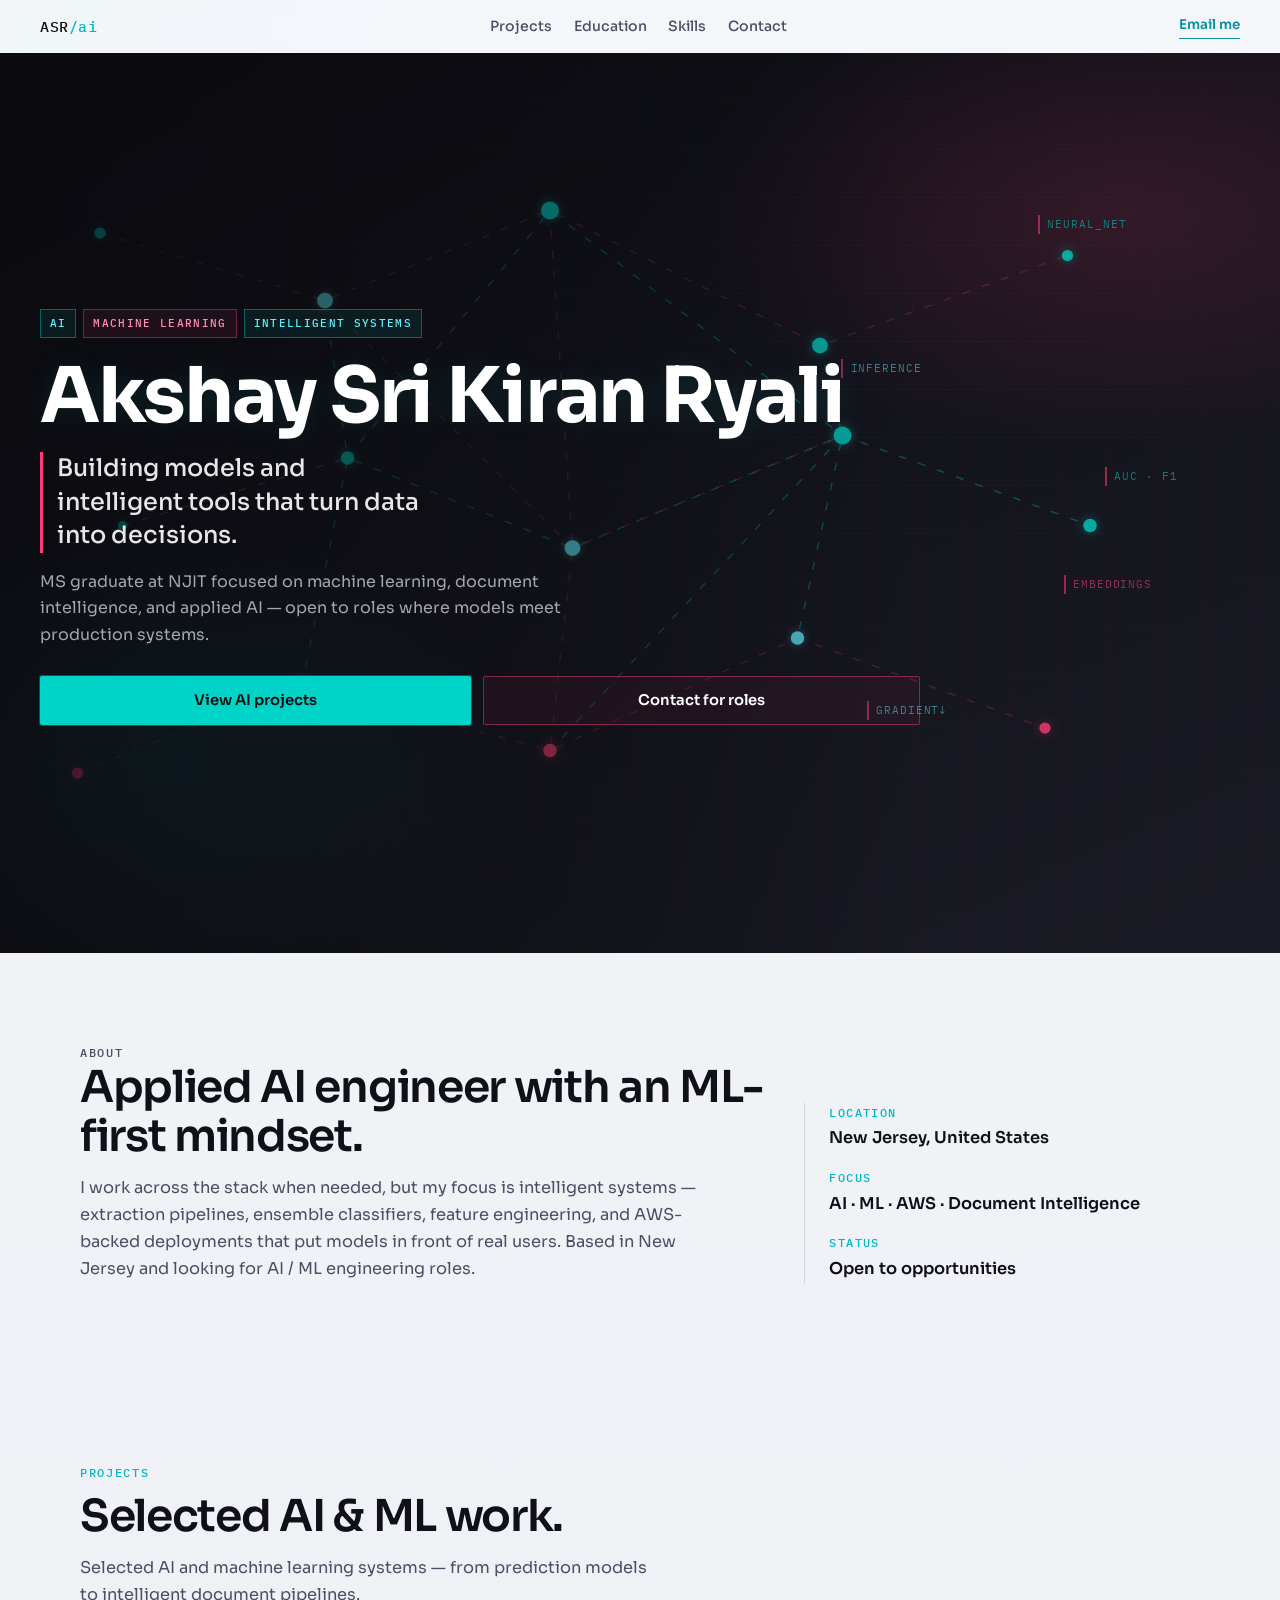
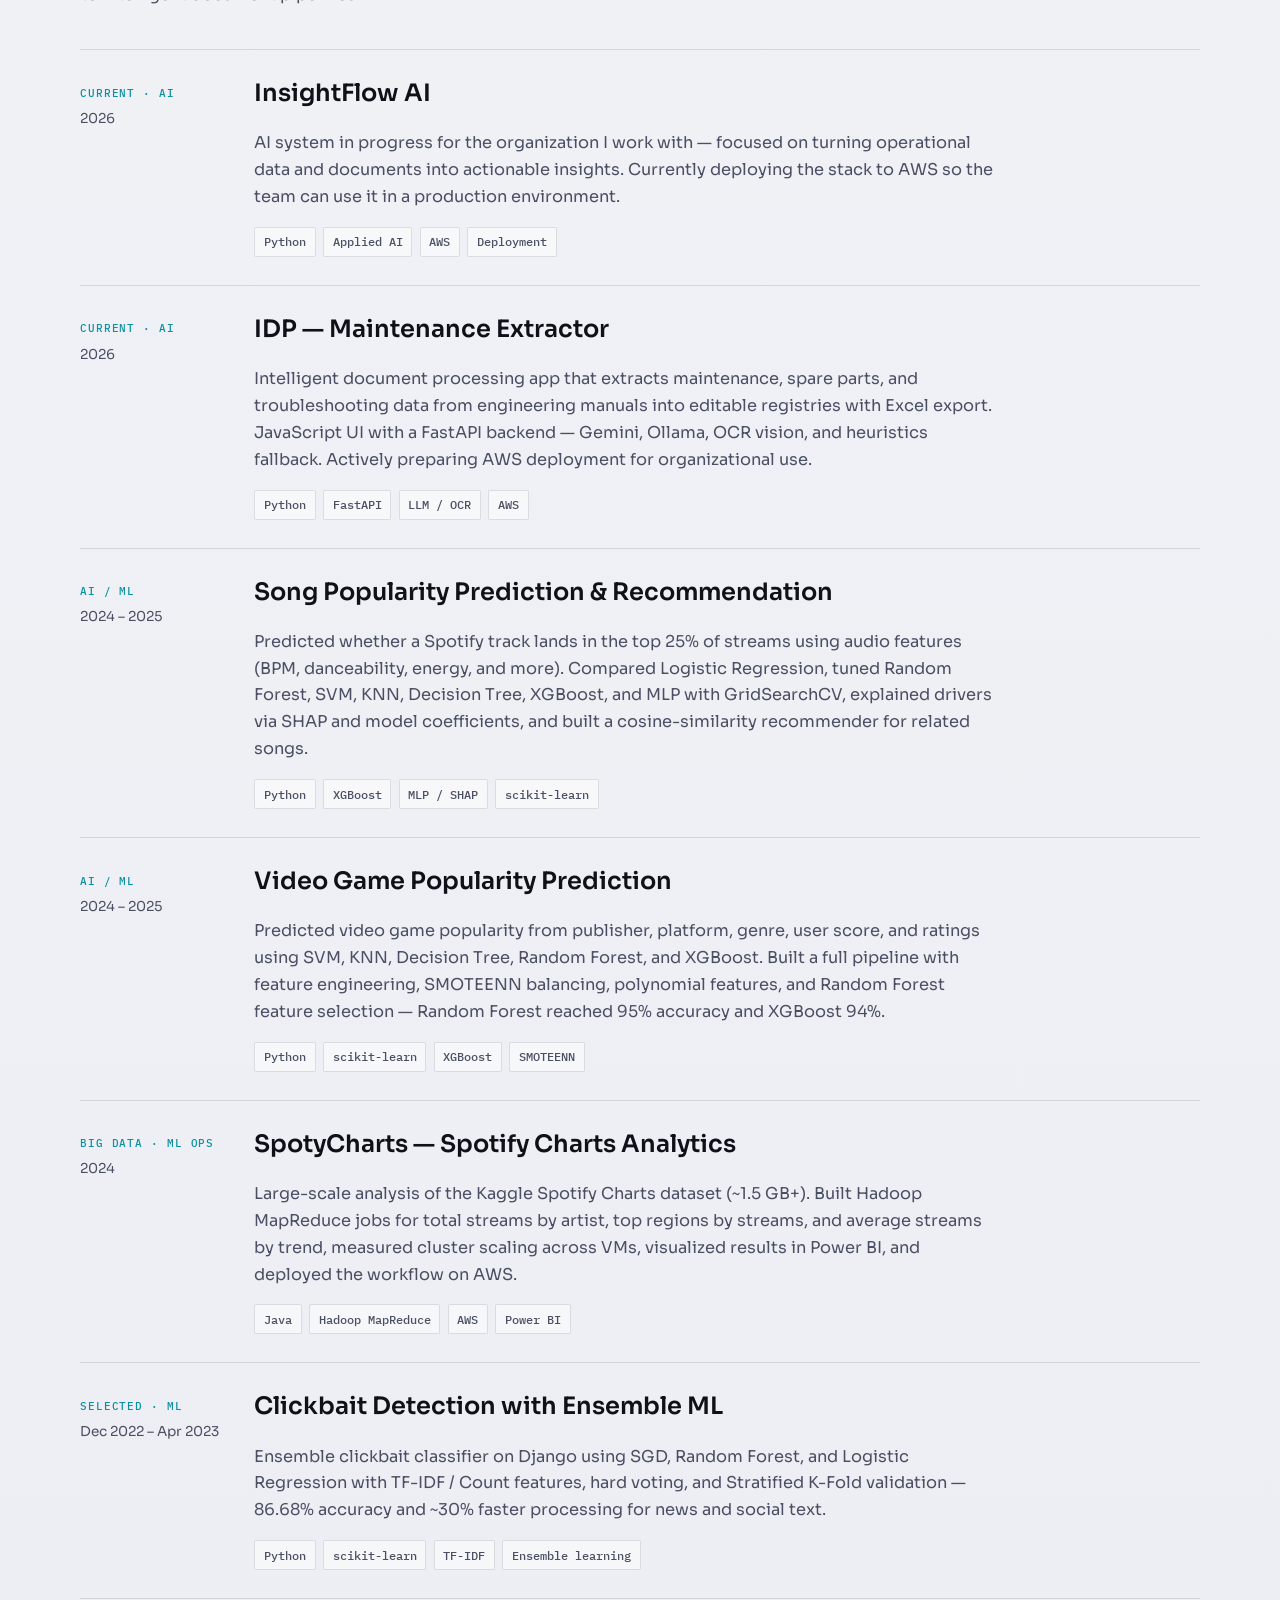
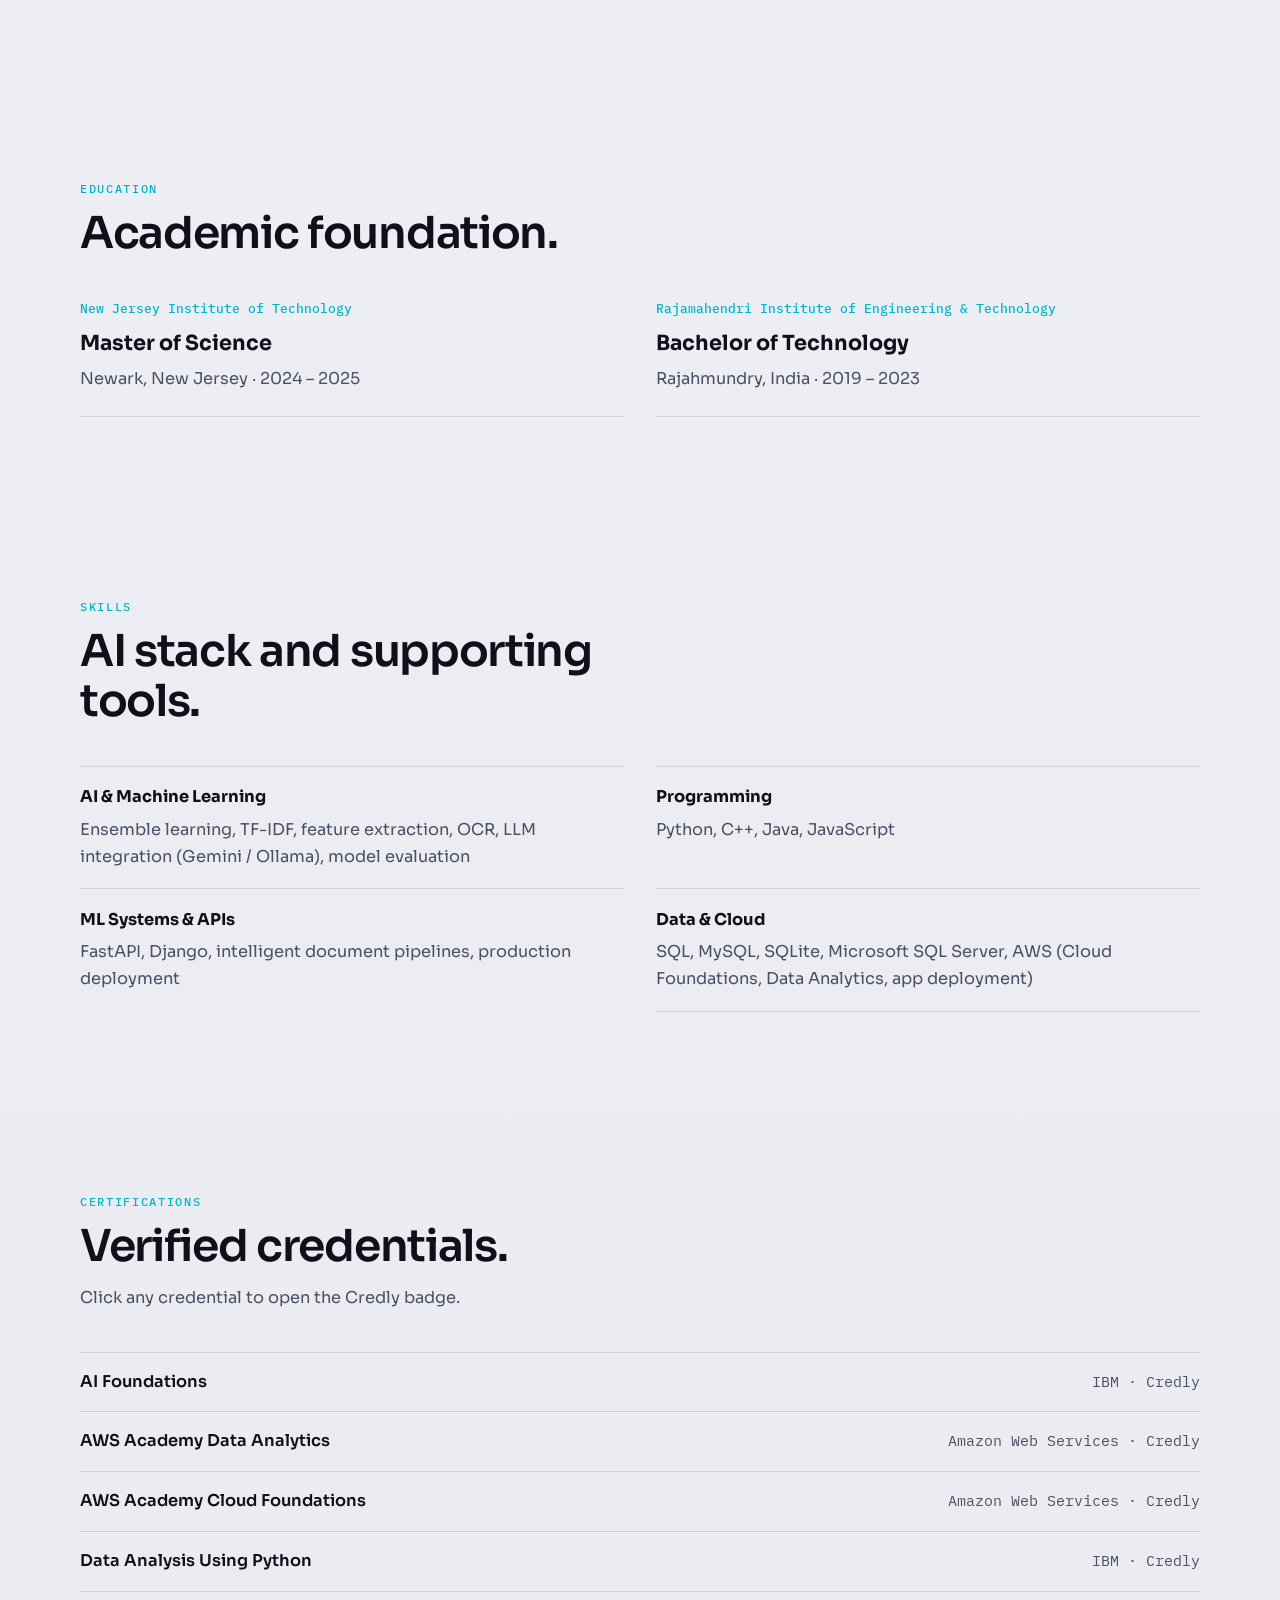
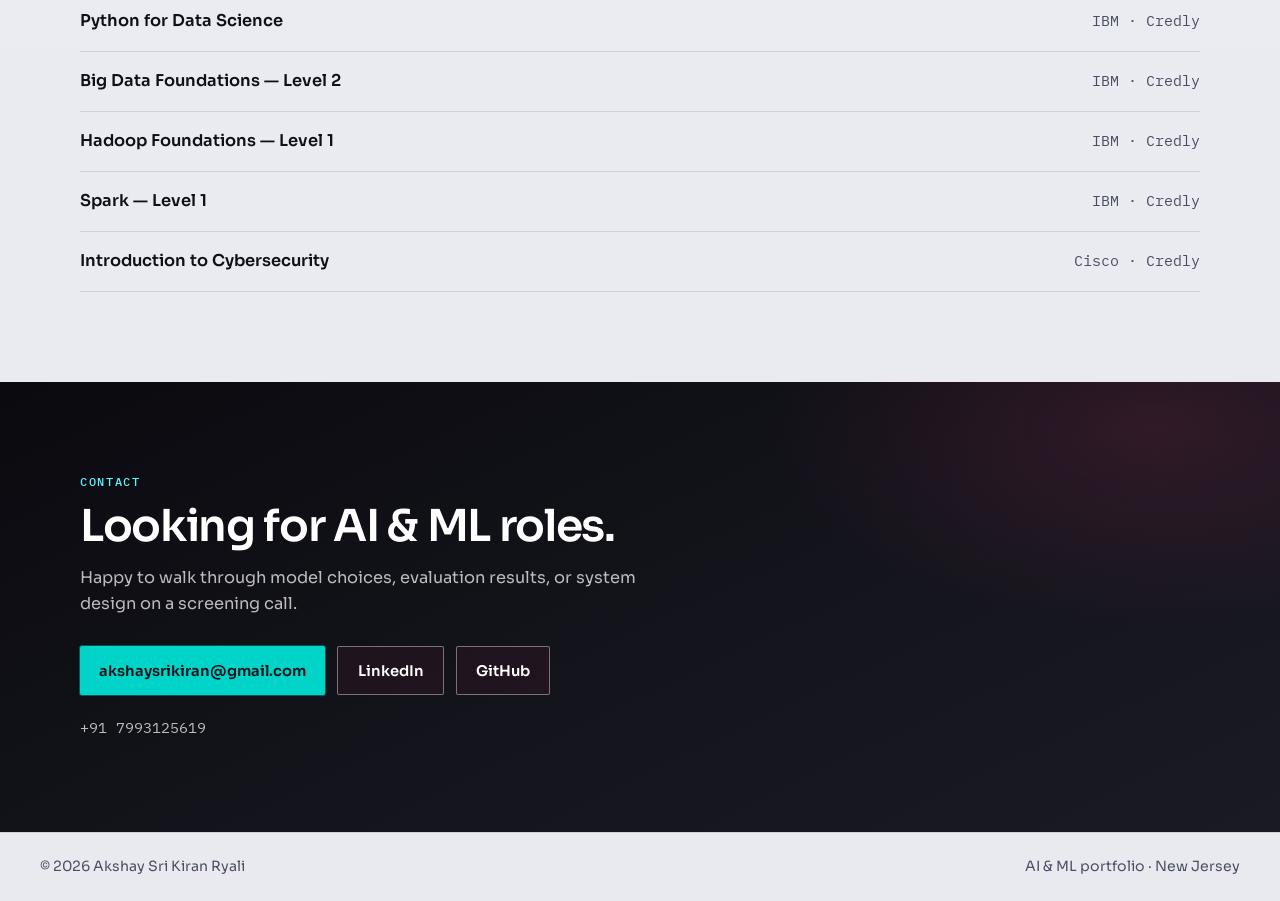
<file: index.html>
<!DOCTYPE html>
<html lang="en">
  <head>
    <meta charset="UTF-8" />
    <meta name="viewport" content="width=device-width, initial-scale=1.0, viewport-fit=cover" />
    <title>Akshay Sri Kiran Ryali — AI &amp; ML Portfolio</title>
    <meta
      name="description"
      content="Portfolio of Akshay Sri Kiran Ryali — AI and machine learning engineer building intelligent document systems, ensemble models, and data-driven applications."
    />
    <link rel="preconnect" href="https://fonts.googleapis.com" />
    <link rel="preconnect" href="https://fonts.gstatic.com" crossorigin />
    <link
      href="https://fonts.googleapis.com/css2?family=IBM+Plex+Mono:wght@400;500&family=Sora:wght@400;500;600;700&display=swap"
      rel="stylesheet"
    />
    <link rel="stylesheet" href="css/styles.css" />
  </head>
  <body>
    <a class="skip-link" href="#main">Skip to content</a>

    <header class="site-header" data-reveal>
      <a class="logo" href="#top">ASR<span>/ai</span></a>
      <nav class="nav" aria-label="Primary">
        <a href="#projects">Projects</a>
        <a href="#education">Education</a>
        <a href="#skills">Skills</a>
        <a href="#contact">Contact</a>
      </nav>
      <a class="header-cta" href="mailto:akshaysrikiran@gmail.com">Email me</a>
    </header>

    <main id="main">
      <section class="hero" id="top" aria-label="Introduction">
        <div class="hero-media" aria-hidden="true">
          <div class="hero-grid-ml"></div>
          <svg class="hero-net" viewBox="0 0 1200 800" preserveAspectRatio="xMidYMid slice">
            <g class="net-links" fill="none" stroke-linecap="round">
              <path d="M120 160 L320 220 L520 140 L760 260 L980 180" />
              <path d="M140 420 L340 360 L540 440 L780 340 L1000 420" />
              <path d="M100 640 L300 560 L520 620 L740 520 L960 600" />
              <path d="M320 220 L340 360 L300 560" />
              <path d="M520 140 L540 440 L520 620" />
              <path d="M760 260 L780 340 L740 520" />
              <path d="M320 220 L540 440 L780 340" />
              <path d="M340 360 L520 140 L780 340 L520 620" />
            </g>
            <g class="net-nodes">
              <circle cx="120" cy="160" r="5" />
              <circle cx="140" cy="420" r="4" />
              <circle cx="100" cy="640" r="5" />
              <circle cx="320" cy="220" r="7" />
              <circle cx="340" cy="360" r="6" />
              <circle cx="300" cy="560" r="6" />
              <circle cx="520" cy="140" r="8" />
              <circle cx="540" cy="440" r="7" />
              <circle cx="520" cy="620" r="6" />
              <circle cx="760" cy="260" r="7" />
              <circle cx="780" cy="340" r="8" />
              <circle cx="740" cy="520" r="6" />
              <circle cx="980" cy="180" r="5" />
              <circle cx="1000" cy="420" r="6" />
              <circle cx="960" cy="600" r="5" />
            </g>
          </svg>
          <div class="hero-scan"></div>
          <div class="hero-tokens">
            <span>neural_net</span>
            <span>inference</span>
            <span>embeddings</span>
            <span>gradient↓</span>
            <span>AUC · F1</span>
          </div>
        </div>
        <div class="hero-content">
          <p class="hero-kicker" data-reveal>
            <span>AI</span><span>Machine Learning</span><span>Intelligent Systems</span>
          </p>
          <p class="hero-brand" data-reveal>Akshay Sri Kiran Ryali</p>
          <h1 class="hero-title" data-reveal>
            Building models and intelligent tools that turn data into decisions.
          </h1>
          <p class="hero-lede" data-reveal>
            MS graduate at NJIT focused on machine learning, document
            intelligence, and applied AI — open to roles where models meet
            production systems.
          </p>
          <div class="hero-actions" data-reveal>
            <a class="btn btn-primary" href="#projects">View AI projects</a>
            <a class="btn btn-ghost" href="mailto:akshaysrikiran@gmail.com"
              >Contact for roles</a
            >
          </div>
        </div>
      </section>

      <section class="section about" id="about" aria-labelledby="about-title">
        <div class="section-inner">
          <div class="section-copy" data-reveal>
            <p class="eyebrow">About</p>
            <h2 id="about-title">Applied AI engineer with an ML-first mindset.</h2>
            <p>
              I work across the stack when needed, but my focus is intelligent
              systems — extraction pipelines, ensemble classifiers, feature
              engineering, and AWS-backed deployments that put models in front
              of real users. Based in New Jersey and looking for AI / ML
              engineering roles.
            </p>
          </div>
          <dl class="meta-list" data-reveal>
            <div>
              <dt>Location</dt>
              <dd>New Jersey, United States</dd>
            </div>
            <div>
              <dt>Focus</dt>
              <dd>AI · ML · AWS · Document Intelligence</dd>
            </div>
            <div>
              <dt>Status</dt>
              <dd>Open to opportunities</dd>
            </div>
          </dl>
        </div>
      </section>

      <section
        class="section projects"
        id="projects"
        aria-labelledby="projects-title"
      >
        <div class="section-inner">
          <div class="section-heading" data-reveal>
            <p class="eyebrow">Projects</p>
            <h2 id="projects-title">Selected AI &amp; ML work.</h2>
            <p class="section-lede">
              Selected AI and machine learning systems — from prediction models
              to intelligent document pipelines.
            </p>
          </div>

          <div class="project-list">
            <article class="project" data-reveal>
              <div class="project-meta">
                <span class="tag">Current · AI</span>
                <span class="project-date">2026</span>
              </div>
              <h3>InsightFlow AI</h3>
              <p>
                AI system in progress for the organization I work with —
                focused on turning operational data and documents into
                actionable insights. Currently deploying the stack to AWS so
                the team can use it in a production environment.
              </p>
              <ul class="tech">
                <li>Python</li>
                <li>Applied AI</li>
                <li>AWS</li>
                <li>Deployment</li>
              </ul>
            </article>

            <article class="project" data-reveal>
              <div class="project-meta">
                <span class="tag">Current · AI</span>
                <span class="project-date">2026</span>
              </div>
              <h3>
                <a
                  href="https://github.com/AkshaySriKiran/IDP-python-env"
                  target="_blank"
                  rel="noopener noreferrer"
                  >IDP — Maintenance Extractor</a
                >
              </h3>
              <p>
                Intelligent document processing app that extracts maintenance,
                spare parts, and troubleshooting data from engineering manuals
                into editable registries with Excel export. JavaScript UI with a
                FastAPI backend — Gemini, Ollama, OCR vision, and heuristics
                fallback. Actively preparing AWS deployment for organizational
                use.
              </p>
              <ul class="tech">
                <li>Python</li>
                <li>FastAPI</li>
                <li>LLM / OCR</li>
                <li>AWS</li>
              </ul>
            </article>

            <article class="project" data-reveal>
              <div class="project-meta">
                <span class="tag">AI / ML</span>
                <span class="project-date">2024 – 2025</span>
              </div>
              <h3>
                <a
                  href="https://github.com/AkshaySriKiran/song-popularity-recommendation"
                  target="_blank"
                  rel="noopener noreferrer"
                  >Song Popularity Prediction &amp; Recommendation</a
                >
              </h3>
              <p>
                Predicted whether a Spotify track lands in the top 25% of streams
                using audio features (BPM, danceability, energy, and more).
                Compared Logistic Regression, tuned Random Forest, SVM, KNN,
                Decision Tree, XGBoost, and MLP with GridSearchCV, explained
                drivers via SHAP and model coefficients, and built a
                cosine-similarity recommender for related songs.
              </p>
              <ul class="tech">
                <li>Python</li>
                <li>XGBoost</li>
                <li>MLP / SHAP</li>
                <li>scikit-learn</li>
              </ul>
            </article>

            <article class="project" data-reveal>
              <div class="project-meta">
                <span class="tag">AI / ML</span>
                <span class="project-date">2024 – 2025</span>
              </div>
              <h3>
                <a
                  href="https://github.com/AkshaySriKiran/video-game-popularity-prediction"
                  target="_blank"
                  rel="noopener noreferrer"
                  >Video Game Popularity Prediction</a
                >
              </h3>
              <p>
                Predicted video game popularity from publisher, platform, genre,
                user score, and ratings using SVM, KNN, Decision Tree, Random
                Forest, and XGBoost. Built a full pipeline with feature
                engineering, SMOTEENN balancing, polynomial features, and
                Random Forest feature selection — Random Forest reached 95%
                accuracy and XGBoost 94%.
              </p>
              <ul class="tech">
                <li>Python</li>
                <li>scikit-learn</li>
                <li>XGBoost</li>
                <li>SMOTEENN</li>
              </ul>
            </article>

            <article class="project" data-reveal>
              <div class="project-meta">
                <span class="tag">Big Data · ML Ops</span>
                <span class="project-date">2024</span>
              </div>
              <h3>
                <a
                  href="https://github.com/AkshaySriKiran/spotycharts"
                  target="_blank"
                  rel="noopener noreferrer"
                  >SpotyCharts — Spotify Charts Analytics</a
                >
              </h3>
              <p>
                Large-scale analysis of the Kaggle Spotify Charts dataset
                (~1.5 GB+). Built Hadoop MapReduce jobs for total streams by
                artist, top regions by streams, and average streams by trend,
                measured cluster scaling across VMs, visualized results in
                Power BI, and deployed the workflow on AWS.
              </p>
              <ul class="tech">
                <li>Java</li>
                <li>Hadoop MapReduce</li>
                <li>AWS</li>
                <li>Power BI</li>
              </ul>
            </article>

            <article class="project" data-reveal>
              <div class="project-meta">
                <span class="tag">Selected · ML</span>
                <span class="project-date">Dec 2022 – Apr 2023</span>
              </div>
              <h3>
                <a
                  href="https://github.com/AkshaySriKiran/ML"
                  target="_blank"
                  rel="noopener noreferrer"
                  >Clickbait Detection with Ensemble ML</a
                >
              </h3>
              <p>
                Ensemble clickbait classifier on Django using SGD, Random Forest,
                and Logistic Regression with TF-IDF / Count features, hard
                voting, and Stratified K-Fold validation — 86.68% accuracy and
                ~30% faster processing for news and social text.
              </p>
              <ul class="tech">
                <li>Python</li>
                <li>scikit-learn</li>
                <li>TF-IDF</li>
                <li>Ensemble learning</li>
              </ul>
            </article>
          </div>
        </div>
      </section>

      <section
        class="section education"
        id="education"
        aria-labelledby="education-title"
      >
        <div class="section-inner">
          <div class="section-heading" data-reveal>
            <p class="eyebrow">Education</p>
            <h2 id="education-title">Academic foundation.</h2>
          </div>
          <div class="edu-list">
            <article class="edu" data-reveal>
              <p class="edu-school">New Jersey Institute of Technology</p>
              <h3>Master of Science</h3>
              <p class="edu-detail">Newark, New Jersey · 2024 – 2025</p>
            </article>
            <article class="edu" data-reveal>
              <p class="edu-school">
                Rajamahendri Institute of Engineering &amp; Technology
              </p>
              <h3>Bachelor of Technology</h3>
              <p class="edu-detail">Rajahmundry, India · 2019 – 2023</p>
            </article>
          </div>
        </div>
      </section>

      <section class="section skills" id="skills" aria-labelledby="skills-title">
        <div class="section-inner">
          <div class="section-heading" data-reveal>
            <p class="eyebrow">Skills</p>
            <h2 id="skills-title">AI stack and supporting tools.</h2>
          </div>
          <div class="skill-groups">
            <div class="skill-group" data-reveal>
              <h3>AI &amp; Machine Learning</h3>
              <p>
                Ensemble learning, TF-IDF, feature extraction, OCR, LLM
                integration (Gemini / Ollama), model evaluation
              </p>
            </div>
            <div class="skill-group" data-reveal>
              <h3>Programming</h3>
              <p>Python, C++, Java, JavaScript</p>
            </div>
            <div class="skill-group" data-reveal>
              <h3>ML Systems &amp; APIs</h3>
              <p>FastAPI, Django, intelligent document pipelines, production deployment</p>
            </div>
            <div class="skill-group" data-reveal>
              <h3>Data &amp; Cloud</h3>
              <p>
                SQL, MySQL, SQLite, Microsoft SQL Server, AWS (Cloud Foundations,
                Data Analytics, app deployment)
              </p>
            </div>
          </div>
        </div>
      </section>

      <section
        class="section certs"
        id="certifications"
        aria-labelledby="certs-title"
      >
        <div class="section-inner">
          <div class="section-heading" data-reveal>
            <p class="eyebrow">Certifications</p>
            <h2 id="certs-title">Verified credentials.</h2>
            <p class="section-lede">
              Click any credential to open the Credly badge.
            </p>
          </div>
          <ul class="cert-list">
            <li data-reveal>
              <a
                class="cert-link"
                href="https://www.credly.com/badges/2fad763d-ce14-4364-bb12-16ddc9424a4d/public_url"
                target="_blank"
                rel="noopener noreferrer"
              >
                <span class="cert-name">AI Foundations</span>
                <span class="cert-org">IBM · Credly</span>
              </a>
            </li>
            <li data-reveal>
              <a
                class="cert-link"
                href="https://www.credly.com/badges/7d26000c-e130-4a5f-b412-ccd63ae7bbba/public_url"
                target="_blank"
                rel="noopener noreferrer"
              >
                <span class="cert-name">AWS Academy Data Analytics</span>
                <span class="cert-org">Amazon Web Services · Credly</span>
              </a>
            </li>
            <li data-reveal>
              <a
                class="cert-link"
                href="https://www.credly.com/badges/522684c0-b136-46f0-b158-e5df4ea5e16e/public_url"
                target="_blank"
                rel="noopener noreferrer"
              >
                <span class="cert-name">AWS Academy Cloud Foundations</span>
                <span class="cert-org">Amazon Web Services · Credly</span>
              </a>
            </li>
            <li data-reveal>
              <a
                class="cert-link"
                href="https://www.credly.com/badges/4386f5c0-6cad-420d-b400-df79209e5d12/public_url"
                target="_blank"
                rel="noopener noreferrer"
              >
                <span class="cert-name">Data Analysis Using Python</span>
                <span class="cert-org">IBM · Credly</span>
              </a>
            </li>
            <li data-reveal>
              <a
                class="cert-link"
                href="https://www.credly.com/badges/d2883119-bf71-4904-8a23-4d5710b19a96/public_url"
                target="_blank"
                rel="noopener noreferrer"
              >
                <span class="cert-name">Python for Data Science</span>
                <span class="cert-org">IBM · Credly</span>
              </a>
            </li>
            <li data-reveal>
              <a
                class="cert-link"
                href="https://www.credly.com/badges/d07ed137-78ff-4841-9e73-c90e7e17060d/public_url"
                target="_blank"
                rel="noopener noreferrer"
              >
                <span class="cert-name">Big Data Foundations — Level 2</span>
                <span class="cert-org">IBM · Credly</span>
              </a>
            </li>
            <li data-reveal>
              <a
                class="cert-link"
                href="https://www.credly.com/badges/a7eb885c-2127-4262-a344-2ed9f5826a85/public_url"
                target="_blank"
                rel="noopener noreferrer"
              >
                <span class="cert-name">Hadoop Foundations — Level 1</span>
                <span class="cert-org">IBM · Credly</span>
              </a>
            </li>
            <li data-reveal>
              <a
                class="cert-link"
                href="https://www.credly.com/badges/606c9641-93df-4d17-9527-98d1d2c10da6/public_url"
                target="_blank"
                rel="noopener noreferrer"
              >
                <span class="cert-name">Spark — Level 1</span>
                <span class="cert-org">IBM · Credly</span>
              </a>
            </li>
            <li data-reveal>
              <a
                class="cert-link"
                href="https://www.credly.com/badges/74b9ec65-bf76-409c-b1e5-1cd2e6409023/public_url"
                target="_blank"
                rel="noopener noreferrer"
              >
                <span class="cert-name">Introduction to Cybersecurity</span>
                <span class="cert-org">Cisco · Credly</span>
              </a>
            </li>
          </ul>
        </div>
      </section>

      <section class="section contact" id="contact" aria-labelledby="contact-title">
        <div class="section-inner contact-inner" data-reveal>
          <p class="eyebrow">Contact</p>
          <h2 id="contact-title">Looking for AI &amp; ML roles.</h2>
          <p class="section-lede">
            Happy to walk through model choices, evaluation results, or system
            design on a screening call.
          </p>
          <div class="contact-actions">
            <a class="btn btn-primary" href="mailto:akshaysrikiran@gmail.com"
              >akshaysrikiran@gmail.com</a
            >
            <a
              class="btn btn-ghost"
              href="https://www.linkedin.com/in/akshay-sri-kiran-ryali-a01a0324b"
              target="_blank"
              rel="noopener noreferrer"
              >LinkedIn</a
            >
            <a
              class="btn btn-ghost"
              href="https://github.com/AkshaySriKiran"
              target="_blank"
              rel="noopener noreferrer"
              >GitHub</a
            >
          </div>
          <p class="contact-phone">
            <a href="tel:+917993125619">+91 7993125619</a>
          </p>
        </div>
      </section>
    </main>

    <footer class="site-footer">
      <p>© <span id="year"></span> Akshay Sri Kiran Ryali</p>
      <p>AI &amp; ML portfolio · New Jersey</p>
    </footer>

    <script src="js/main.js"></script>
  </body>
</html>
</file>
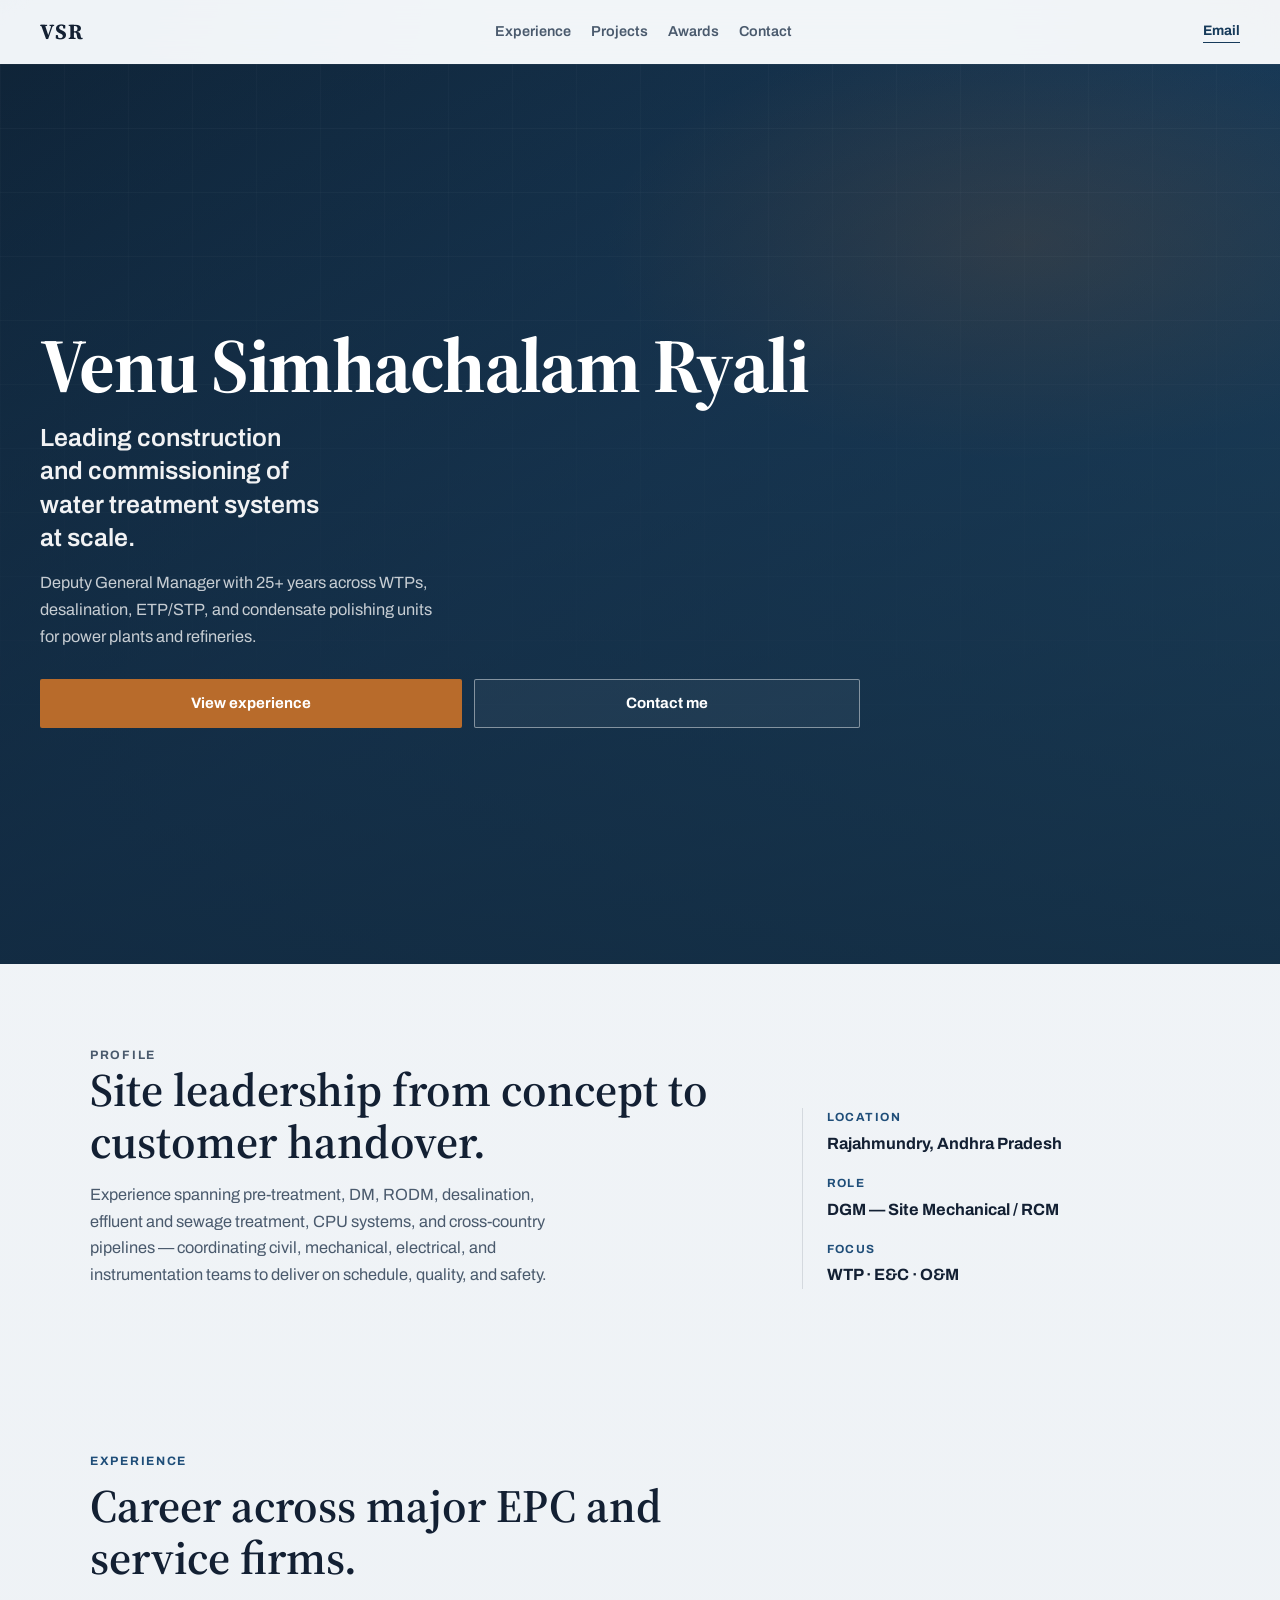
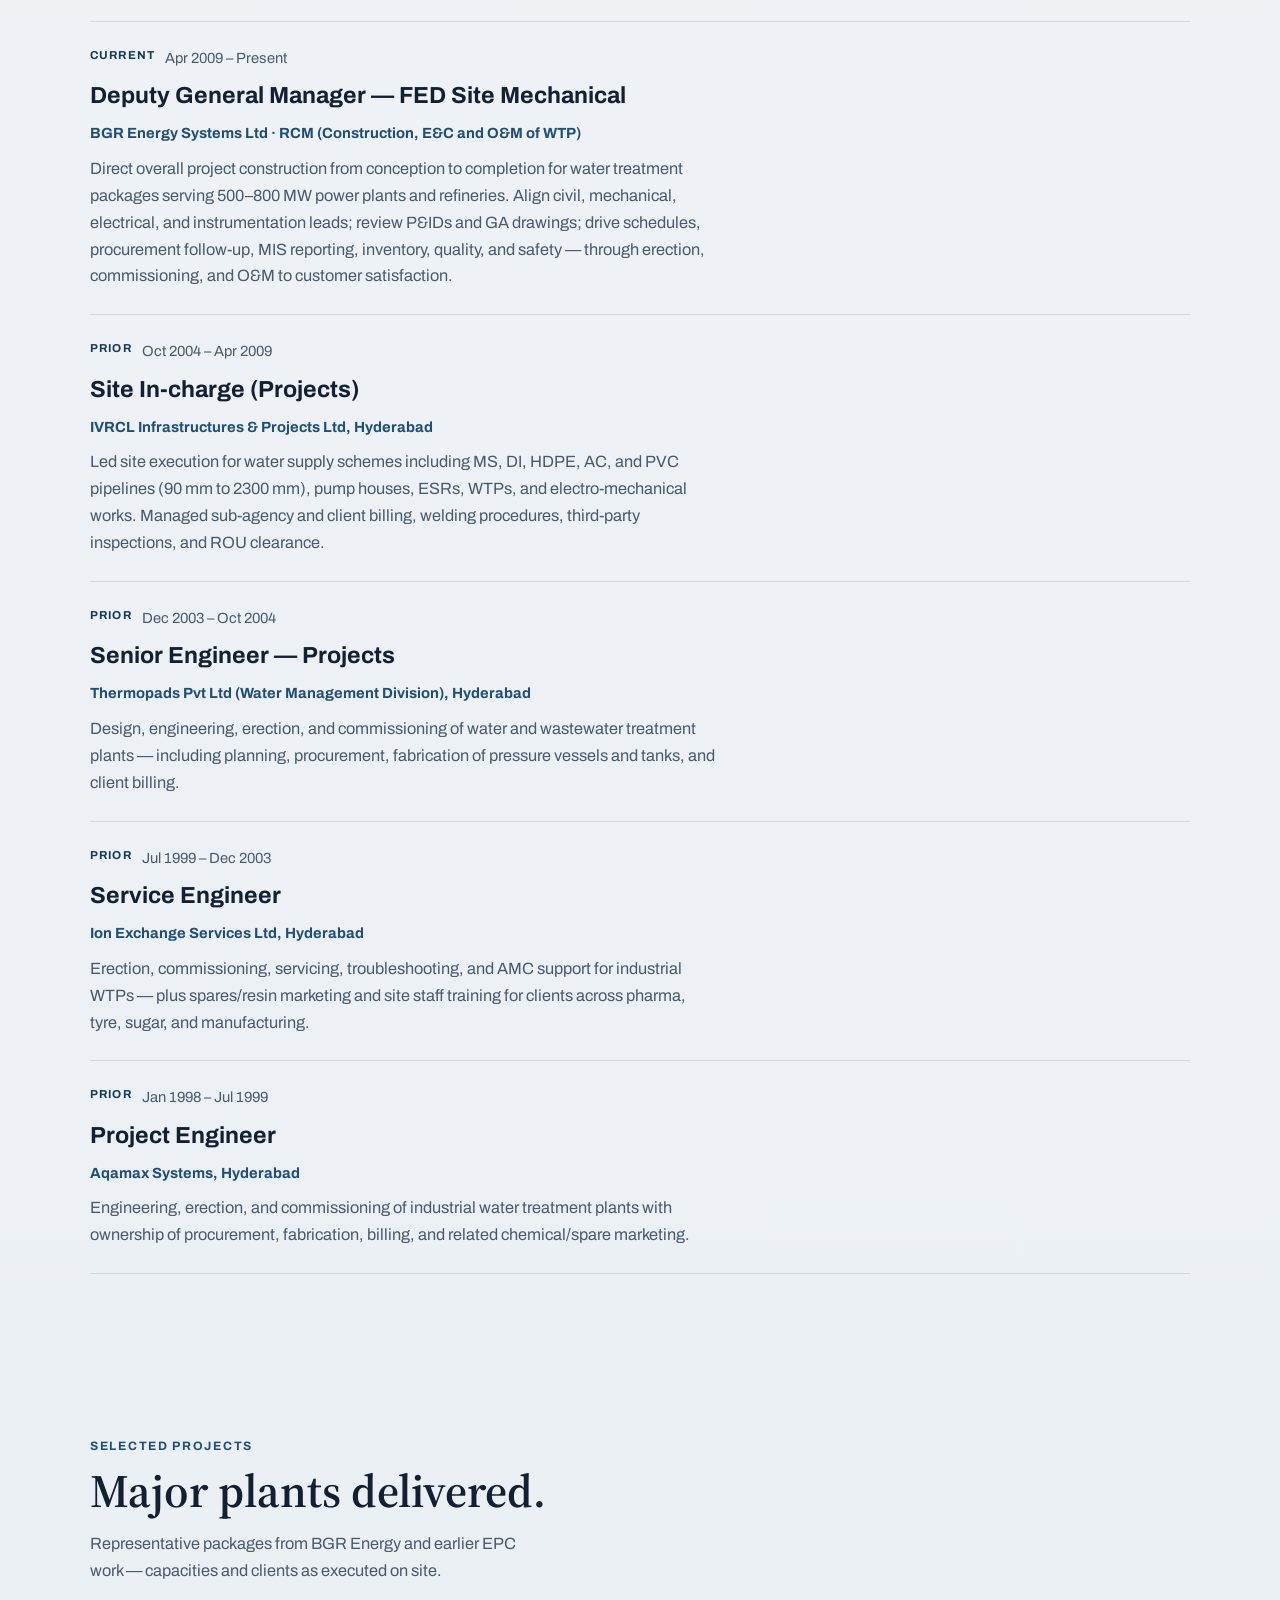
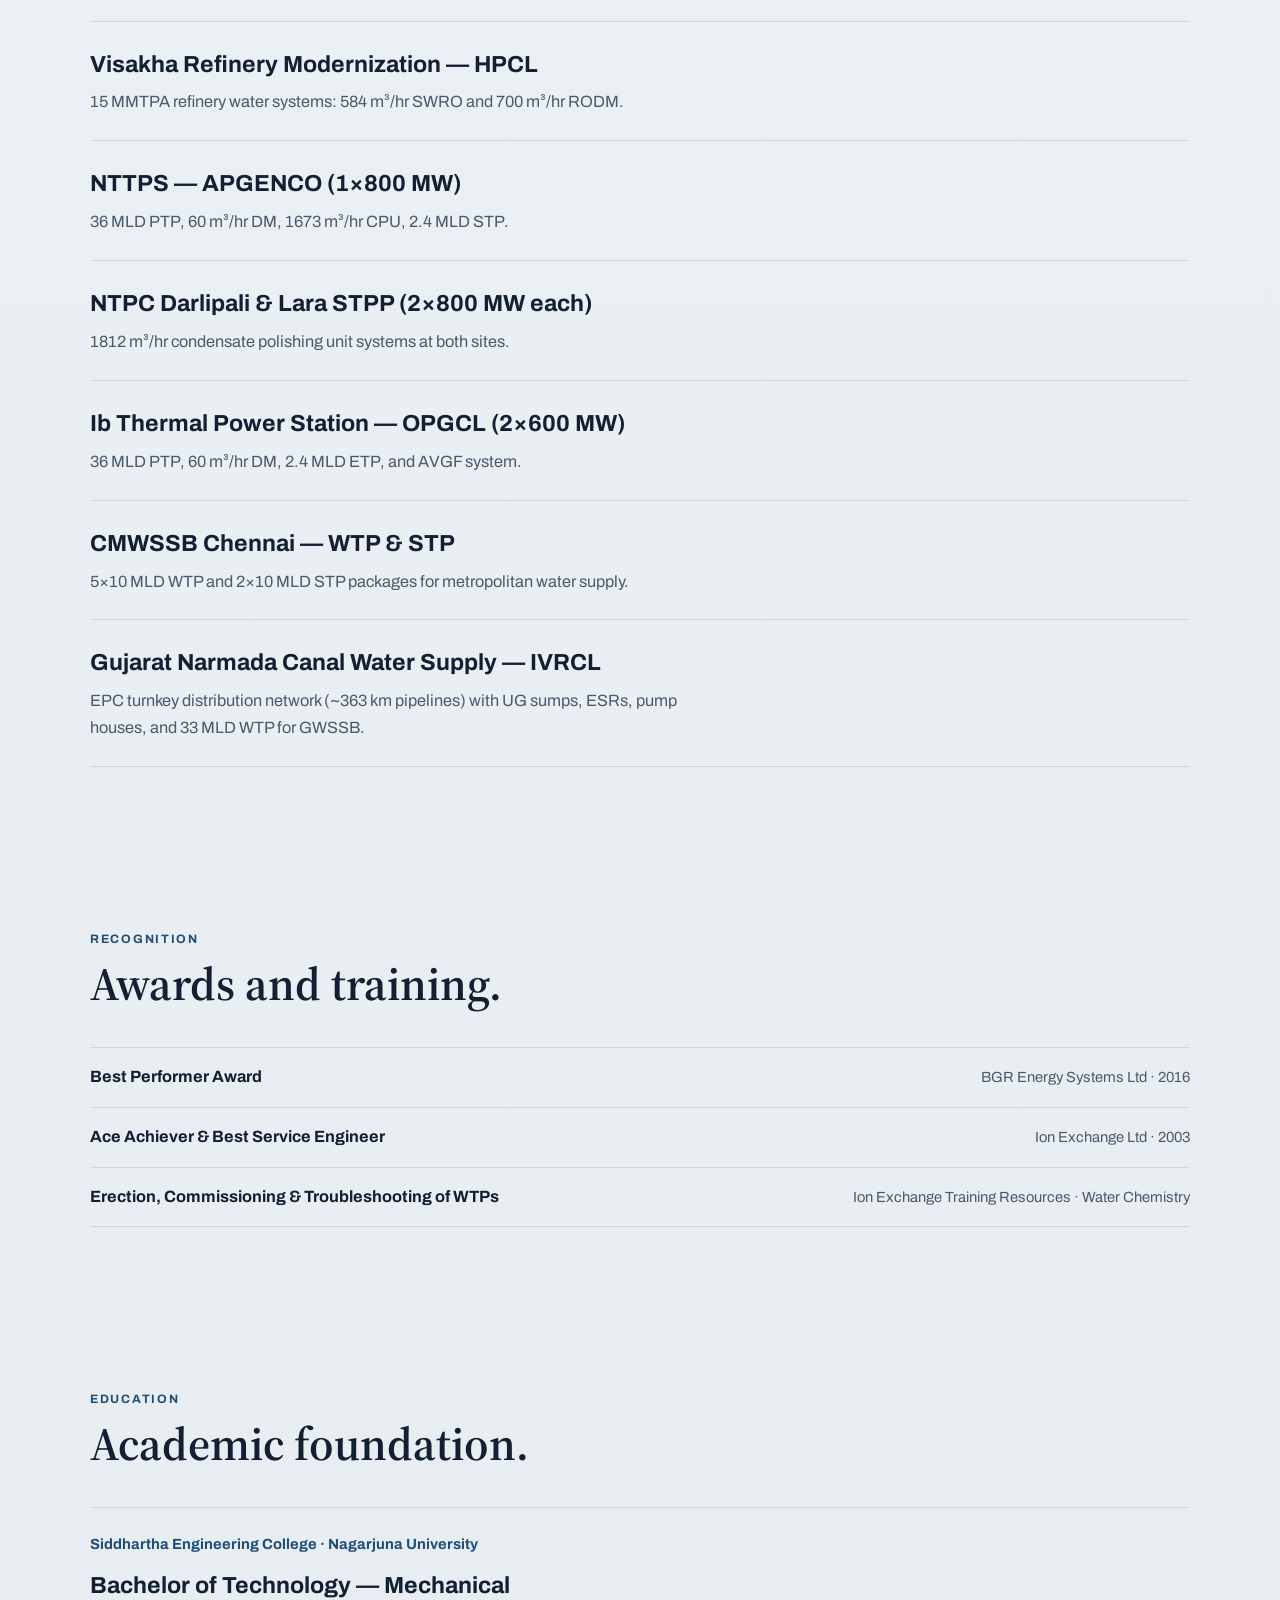
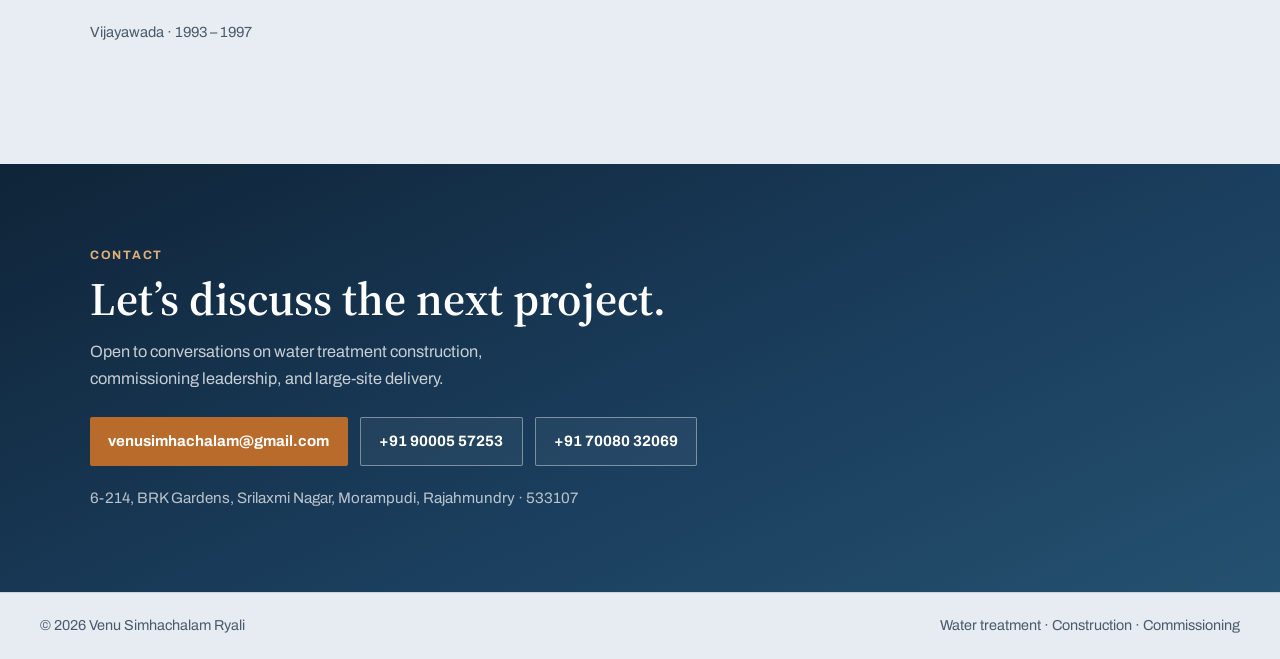
<file: releases/Venu_Portfolio/index.html>
<!DOCTYPE html>
<html lang="en">
  <head>
    <meta charset="UTF-8" />
    <meta
      name="viewport"
      content="width=device-width, initial-scale=1.0, viewport-fit=cover"
    />
    <title>Venu Simhachalam Ryali — Water Treatment &amp; Construction Leader</title>
    <meta
      name="description"
      content="Portfolio of Ryali Venu Simhachalam — Deputy General Manager with 25+ years in construction, commissioning, and O&M of water and wastewater treatment plants."
    />
    <link rel="preconnect" href="https://fonts.googleapis.com" />
    <link rel="preconnect" href="https://fonts.gstatic.com" crossorigin />
    <link
      href="https://fonts.googleapis.com/css2?family=Archivo:wght@500;600;700&family=Source+Serif+4:opsz,wght@8..60,500;8..60,600;8..60,700&display=swap"
      rel="stylesheet"
    />
    <link rel="stylesheet" href="css/styles.css" />
  </head>
  <body>
    <a class="skip-link" href="#main">Skip to content</a>

    <header class="site-header" data-reveal>
      <a class="logo" href="#top">VSR</a>
      <nav class="nav" aria-label="Primary">
        <a href="#experience">Experience</a>
        <a href="#projects">Projects</a>
        <a href="#awards">Awards</a>
        <a href="#contact">Contact</a>
      </nav>
      <a class="header-cta" href="mailto:venusimhachalam@gmail.com">Email</a>
    </header>

    <main id="main">
      <section class="hero" id="top" aria-label="Introduction">
        <div class="hero-media" aria-hidden="true">
          <div class="hero-wash"></div>
          <div class="hero-lines"></div>
        </div>
        <div class="hero-content">
          <p class="hero-brand" data-reveal>Venu Simhachalam Ryali</p>
          <h1 class="hero-title" data-reveal>
            Leading construction and commissioning of water treatment systems
            at scale.
          </h1>
          <p class="hero-lede" data-reveal>
            Deputy General Manager with 25+ years across WTPs, desalination,
            ETP/STP, and condensate polishing units for power plants and
            refineries.
          </p>
          <div class="hero-actions" data-reveal>
            <a class="btn btn-primary" href="#experience">View experience</a>
            <a class="btn btn-ghost" href="mailto:venusimhachalam@gmail.com"
              >Contact me</a
            >
          </div>
        </div>
      </section>

      <section class="section about" id="about" aria-labelledby="about-title">
        <div class="section-inner">
          <div class="section-copy" data-reveal>
            <p class="eyebrow">Profile</p>
            <h2 id="about-title">Site leadership from concept to customer handover.</h2>
            <p>
              Experience spanning pre-treatment, DM, RODM, desalination,
              effluent and sewage treatment, CPU systems, and cross-country
              pipelines — coordinating civil, mechanical, electrical, and
              instrumentation teams to deliver on schedule, quality, and safety.
            </p>
          </div>
          <dl class="meta-list" data-reveal>
            <div>
              <dt>Location</dt>
              <dd>Rajahmundry, Andhra Pradesh</dd>
            </div>
            <div>
              <dt>Role</dt>
              <dd>DGM — Site Mechanical / RCM</dd>
            </div>
            <div>
              <dt>Focus</dt>
              <dd>WTP · E&amp;C · O&amp;M</dd>
            </div>
          </dl>
        </div>
      </section>

      <section
        class="section experience"
        id="experience"
        aria-labelledby="experience-title"
      >
        <div class="section-inner">
          <div class="section-heading" data-reveal>
            <p class="eyebrow">Experience</p>
            <h2 id="experience-title">Career across major EPC and service firms.</h2>
          </div>

          <div class="job-list">
            <article class="job" data-reveal>
              <div class="job-meta">
                <span class="tag">Current</span>
                <span class="job-date">Apr 2009 – Present</span>
              </div>
              <h3>Deputy General Manager — FED Site Mechanical</h3>
              <p class="job-org">BGR Energy Systems Ltd · RCM (Construction, E&amp;C and O&amp;M of WTP)</p>
              <p>
                Direct overall project construction from conception to
                completion for water treatment packages serving 500–800 MW power
                plants and refineries. Align civil, mechanical, electrical, and
                instrumentation leads; review P&amp;IDs and GA drawings; drive
                schedules, procurement follow-up, MIS reporting, inventory,
                quality, and safety — through erection, commissioning, and
                O&amp;M to customer satisfaction.
              </p>
            </article>

            <article class="job" data-reveal>
              <div class="job-meta">
                <span class="tag">Prior</span>
                <span class="job-date">Oct 2004 – Apr 2009</span>
              </div>
              <h3>Site In-charge (Projects)</h3>
              <p class="job-org">IVRCL Infrastructures &amp; Projects Ltd, Hyderabad</p>
              <p>
                Led site execution for water supply schemes including MS, DI,
                HDPE, AC, and PVC pipelines (90 mm to 2300 mm), pump houses,
                ESRs, WTPs, and electro-mechanical works. Managed sub-agency and
                client billing, welding procedures, third-party inspections, and
                ROU clearance.
              </p>
            </article>

            <article class="job" data-reveal>
              <div class="job-meta">
                <span class="tag">Prior</span>
                <span class="job-date">Dec 2003 – Oct 2004</span>
              </div>
              <h3>Senior Engineer — Projects</h3>
              <p class="job-org">Thermopads Pvt Ltd (Water Management Division), Hyderabad</p>
              <p>
                Design, engineering, erection, and commissioning of water and
                wastewater treatment plants — including planning, procurement,
                fabrication of pressure vessels and tanks, and client billing.
              </p>
            </article>

            <article class="job" data-reveal>
              <div class="job-meta">
                <span class="tag">Prior</span>
                <span class="job-date">Jul 1999 – Dec 2003</span>
              </div>
              <h3>Service Engineer</h3>
              <p class="job-org">Ion Exchange Services Ltd, Hyderabad</p>
              <p>
                Erection, commissioning, servicing, troubleshooting, and AMC
                support for industrial WTPs — plus spares/resin marketing and
                site staff training for clients across pharma, tyre, sugar, and
                manufacturing.
              </p>
            </article>

            <article class="job" data-reveal>
              <div class="job-meta">
                <span class="tag">Prior</span>
                <span class="job-date">Jan 1998 – Jul 1999</span>
              </div>
              <h3>Project Engineer</h3>
              <p class="job-org">Aqamax Systems, Hyderabad</p>
              <p>
                Engineering, erection, and commissioning of industrial water
                treatment plants with ownership of procurement, fabrication,
                billing, and related chemical/spare marketing.
              </p>
            </article>
          </div>
        </div>
      </section>

      <section
        class="section projects"
        id="projects"
        aria-labelledby="projects-title"
      >
        <div class="section-inner">
          <div class="section-heading" data-reveal>
            <p class="eyebrow">Selected projects</p>
            <h2 id="projects-title">Major plants delivered.</h2>
            <p class="section-lede">
              Representative packages from BGR Energy and earlier EPC work —
              capacities and clients as executed on site.
            </p>
          </div>

          <div class="project-list">
            <article class="project" data-reveal>
              <h3>Visakha Refinery Modernization — HPCL</h3>
              <p>15 MMTPA refinery water systems: 584 m³/hr SWRO and 700 m³/hr RODM.</p>
            </article>
            <article class="project" data-reveal>
              <h3>NTTPS — APGENCO (1×800 MW)</h3>
              <p>36 MLD PTP, 60 m³/hr DM, 1673 m³/hr CPU, 2.4 MLD STP.</p>
            </article>
            <article class="project" data-reveal>
              <h3>NTPC Darlipali &amp; Lara STPP (2×800 MW each)</h3>
              <p>1812 m³/hr condensate polishing unit systems at both sites.</p>
            </article>
            <article class="project" data-reveal>
              <h3>Ib Thermal Power Station — OPGCL (2×600 MW)</h3>
              <p>36 MLD PTP, 60 m³/hr DM, 2.4 MLD ETP, and AVGF system.</p>
            </article>
            <article class="project" data-reveal>
              <h3>CMWSSB Chennai — WTP &amp; STP</h3>
              <p>5×10 MLD WTP and 2×10 MLD STP packages for metropolitan water supply.</p>
            </article>
            <article class="project" data-reveal>
              <h3>Gujarat Narmada Canal Water Supply — IVRCL</h3>
              <p>
                EPC turnkey distribution network (~363 km pipelines) with UG
                sumps, ESRs, pump houses, and 33 MLD WTP for GWSSB.
              </p>
            </article>
          </div>
        </div>
      </section>

      <section class="section awards" id="awards" aria-labelledby="awards-title">
        <div class="section-inner">
          <div class="section-heading" data-reveal>
            <p class="eyebrow">Recognition</p>
            <h2 id="awards-title">Awards and training.</h2>
          </div>
          <ul class="award-list">
            <li data-reveal>
              <span>Best Performer Award</span>
              <span>BGR Energy Systems Ltd · 2016</span>
            </li>
            <li data-reveal>
              <span>Ace Achiever &amp; Best Service Engineer</span>
              <span>Ion Exchange Ltd · 2003</span>
            </li>
            <li data-reveal>
              <span>Erection, Commissioning &amp; Troubleshooting of WTPs</span>
              <span>Ion Exchange Training Resources · Water Chemistry</span>
            </li>
          </ul>
        </div>
      </section>

      <section
        class="section education"
        id="education"
        aria-labelledby="education-title"
      >
        <div class="section-inner">
          <div class="section-heading" data-reveal>
            <p class="eyebrow">Education</p>
            <h2 id="education-title">Academic foundation.</h2>
          </div>
          <article class="edu" data-reveal>
            <p class="edu-school">Siddhartha Engineering College · Nagarjuna University</p>
            <h3>Bachelor of Technology — Mechanical</h3>
            <p class="edu-detail">Vijayawada · 1993 – 1997</p>
          </article>
        </div>
      </section>

      <section class="section contact" id="contact" aria-labelledby="contact-title">
        <div class="section-inner" data-reveal>
          <p class="eyebrow">Contact</p>
          <h2 id="contact-title">Let’s discuss the next project.</h2>
          <p class="section-lede">
            Open to conversations on water treatment construction,
            commissioning leadership, and large-site delivery.
          </p>
          <div class="contact-actions">
            <a class="btn btn-primary" href="mailto:venusimhachalam@gmail.com"
              >venusimhachalam@gmail.com</a
            >
            <a class="btn btn-ghost" href="tel:+919000557253">+91 90005 57253</a>
            <a class="btn btn-ghost" href="tel:+917008032069">+91 70080 32069</a>
          </div>
          <p class="contact-address">
            6-214, BRK Gardens, Srilaxmi Nagar, Morampudi, Rajahmundry · 533107
          </p>
        </div>
      </section>
    </main>

    <footer class="site-footer">
      <p>© <span id="year"></span> Venu Simhachalam Ryali</p>
      <p>Water treatment · Construction · Commissioning</p>
    </footer>

    <script src="js/main.js"></script>
  </body>
</html>
</file>
<file: css/styles.css>
:root {
  --ink: #101018;
  --ink-soft: #4a4f63;
  --paper: #f3f4f8;
  --paper-2: #e8eaf0;
  --line: rgba(16, 16, 24, 0.12);
  --cyan: #00b7c7;
  --cyan-deep: #0891a0;
  --signal: #00d4c8;
  --magenta: #ff3d7a;
  --neon: #5ef2ff;
  --accent: #ff3d7a;
  --white: #ffffff;
  --radius: 2px;
  --font-display: "Sora", "Segoe UI", sans-serif;
  --font-mono: "IBM Plex Mono", ui-monospace, monospace;
  --max: 1120px;
  --ease: cubic-bezier(0.22, 1, 0.36, 1);
}

*,
*::before,
*::after {
  box-sizing: border-box;
}

html {
  scroll-behavior: smooth;
}

body {
  margin: 0;
  color: var(--ink);
  overflow-x: hidden;
  background:
    radial-gradient(900px 480px at 0% 0%, rgba(0, 183, 199, 0.08), transparent 55%),
    radial-gradient(700px 420px at 100% 8%, rgba(255, 61, 122, 0.05), transparent 50%),
    linear-gradient(180deg, var(--paper) 0%, var(--paper-2) 100%);
  font-family: var(--font-display);
  font-size: 1.02rem;
  line-height: 1.65;
  -webkit-font-smoothing: antialiased;
}

a {
  color: inherit;
  text-decoration-thickness: 1px;
  text-underline-offset: 0.18em;
}

a:hover {
  color: var(--cyan-deep);
}

.skip-link {
  position: absolute;
  left: -999px;
  top: 0;
  background: var(--ink);
  color: var(--white);
  padding: 0.75rem 1rem;
  z-index: 100;
}

.skip-link:focus {
  left: 1rem;
  top: 1rem;
}

.site-header {
  position: sticky;
  top: 0;
  z-index: 20;
  display: flex;
  align-items: center;
  justify-content: space-between;
  gap: 0.75rem;
  padding: 0.85rem clamp(1rem, 4vw, 2.5rem);
  backdrop-filter: blur(14px);
  background: rgba(244, 247, 251, 0.82);
  border-bottom: 1px solid transparent;
  transition: border-color 0.3s var(--ease), background 0.3s var(--ease);
}

.site-header.is-scrolled {
  border-bottom-color: var(--line);
  background: rgba(244, 247, 251, 0.94);
}

.logo {
  font-family: var(--font-mono);
  font-size: 0.95rem;
  font-weight: 500;
  letter-spacing: 0.04em;
  text-decoration: none;
}

.logo span {
  color: var(--cyan);
}

.nav {
  display: none;
  gap: 1.35rem;
}

.nav a {
  text-decoration: none;
  font-size: 0.88rem;
  font-weight: 500;
  color: var(--ink-soft);
}

.nav a:hover {
  color: var(--ink);
}

.header-cta {
  font-size: 0.84rem;
  font-weight: 600;
  text-decoration: none;
  color: var(--cyan-deep);
  border-bottom: 1.5px solid currentColor;
  padding-bottom: 0.1rem;
}

.hero {
  position: relative;
  min-height: 100svh;
  min-height: 100dvh;
  display: grid;
  align-items: end;
  overflow: hidden;
  padding: clamp(4.5rem, 10vh, 8rem) clamp(1rem, 4vw, 2.5rem)
    clamp(2.5rem, 7vh, 5rem);
}

.hero-brand {
  margin: 0 0 1rem;
  font-family: var(--font-display);
  font-size: clamp(2rem, 9vw, 4.8rem);
  font-weight: 700;
  line-height: 1.05;
  letter-spacing: -0.03em;
  text-shadow: 0 0 28px rgba(0, 212, 200, 0.12);
  word-break: break-word;
}

.hero-actions {
  display: flex;
  flex-wrap: wrap;
  gap: 0.75rem;
}

.hero-actions .btn {
  flex: 1 1 auto;
  min-width: min(100%, 10.5rem);
}

.hero-media {
  position: absolute;
  inset: 0;
  z-index: 0;
  background:
    radial-gradient(800px 420px at 88% 18%, rgba(255, 61, 122, 0.14), transparent 55%),
    radial-gradient(700px 460px at 12% 78%, rgba(0, 212, 200, 0.12), transparent 52%),
    linear-gradient(155deg, #0a0a0f 0%, #12121a 42%, #1a1a24 100%);
}

.hero-media::after {
  content: "";
  position: absolute;
  inset: 0;
  background:
    linear-gradient(90deg, rgba(10, 10, 15, 0.72) 0%, rgba(10, 10, 15, 0.35) 48%, transparent 72%);
  pointer-events: none;
}

.hero-grid-ml {
  position: absolute;
  inset: 0;
  opacity: 0.4;
  background-image:
    linear-gradient(rgba(94, 242, 255, 0.06) 1px, transparent 1px),
    linear-gradient(90deg, rgba(255, 61, 122, 0.05) 1px, transparent 1px);
  background-size: 48px 48px;
  mask-image: radial-gradient(circle at 72% 32%, #000 0%, transparent 70%);
  animation: grid-drift 24s linear infinite;
}

.hero-net {
  position: absolute;
  inset: 0;
  width: 100%;
  height: 100%;
  opacity: 0.78;
  pointer-events: none;
}

.hero-net .net-links path {
  stroke: rgba(0, 212, 200, 0.38);
  stroke-width: 1.35;
  stroke-dasharray: 6 12;
  animation: link-flow 7s linear infinite;
}

.hero-net .net-links path:nth-child(odd) {
  animation-duration: 9s;
  stroke: rgba(255, 61, 122, 0.28);
}

.hero-net .net-nodes circle {
  fill: #00d4c8;
  filter: drop-shadow(0 0 5px rgba(0, 212, 200, 0.5));
  animation: node-pulse 3.2s var(--ease) infinite alternate;
}

.hero-net .net-nodes circle:nth-child(3n) {
  fill: #ff3d7a;
  filter: drop-shadow(0 0 5px rgba(255, 61, 122, 0.45));
  animation-delay: -1s;
}

.hero-net .net-nodes circle:nth-child(4n) {
  fill: #5ef2ff;
  filter: drop-shadow(0 0 4px rgba(94, 242, 255, 0.4));
  animation-delay: -2s;
}

.hero-scan {
  position: absolute;
  inset: 0;
  background: repeating-linear-gradient(
    0deg,
    transparent,
    transparent 3px,
    rgba(94, 242, 255, 0.015) 3px,
    rgba(94, 242, 255, 0.015) 4px
  );
  opacity: 0.7;
  animation: scan-drift 18s linear infinite;
}

.hero-tokens {
  position: absolute;
  inset: 0;
  pointer-events: none;
  font-family: var(--font-mono);
  font-size: 0.7rem;
  letter-spacing: 0.08em;
  color: rgba(94, 242, 255, 0.5);
  text-transform: uppercase;
}

.hero-tokens span {
  position: absolute;
  white-space: nowrap;
  border-left: 2px solid rgba(255, 61, 122, 0.55);
  padding-left: 0.45rem;
  animation: token-float 10s var(--ease) infinite alternate;
}

.hero-tokens span:nth-child(1) { top: 18%; right: 12%; animation-delay: 0s; color: rgba(0, 212, 200, 0.55); }
.hero-tokens span:nth-child(2) { top: 34%; right: 28%; animation-delay: -2s; }
.hero-tokens span:nth-child(3) { top: 58%; right: 10%; animation-delay: -4s; color: rgba(255, 61, 122, 0.55); }
.hero-tokens span:nth-child(4) { top: 72%; right: 26%; animation-delay: -1s; }
.hero-tokens span:nth-child(5) { top: 46%; right: 8%; animation-delay: -3s; color: rgba(0, 212, 200, 0.55); }

.hero-content {
  position: relative;
  z-index: 1;
  max-width: 820px;
  color: var(--white);
}

.hero-kicker {
  display: flex;
  flex-wrap: wrap;
  gap: 0.45rem;
  margin: 0 0 1.1rem;
}

.hero-kicker span {
  font-family: var(--font-mono);
  font-size: 0.7rem;
  font-weight: 500;
  letter-spacing: 0.12em;
  text-transform: uppercase;
  color: #5ef2ff;
  border: 1px solid rgba(0, 212, 200, 0.4);
  background: rgba(0, 212, 200, 0.08);
  padding: 0.28rem 0.55rem;
}

.hero-kicker span:nth-child(2) {
  color: #ff8fb3;
  border-color: rgba(255, 61, 122, 0.4);
  background: rgba(255, 61, 122, 0.08);
}

.hero-title {
  margin: 0 0 1rem;
  max-width: 22ch;
  font-size: clamp(1.15rem, 2.3vw, 1.5rem);
  font-weight: 500;
  line-height: 1.4;
  color: rgba(255, 255, 255, 0.9);
  border-left: 3px solid var(--magenta);
  padding-left: 0.85rem;
}

.hero-lede {
  margin: 0 0 1.75rem;
  max-width: 44ch;
  color: rgba(220, 225, 235, 0.72);
  font-size: 1rem;
  font-weight: 400;
}

.btn {
  display: inline-flex;
  align-items: center;
  justify-content: center;
  min-height: 2.85rem;
  padding: 0.7rem 1.2rem;
  border-radius: var(--radius);
  font-weight: 600;
  font-size: 0.92rem;
  text-decoration: none;
  transition: transform 0.25s var(--ease), background 0.25s var(--ease),
    color 0.25s var(--ease), border-color 0.25s var(--ease);
}

.btn:hover {
  transform: translateY(-2px);
  color: inherit;
}

.btn-primary {
  background: var(--signal);
  color: #061014;
  box-shadow: 0 0 0 1px rgba(0, 212, 200, 0.35);
}

.btn-primary:hover {
  background: #2de8dc;
  color: #061014;
}

.btn-ghost {
  border: 1px solid rgba(255, 61, 122, 0.45);
  color: var(--white);
  background: rgba(255, 61, 122, 0.06);
}

.btn-ghost:hover {
  border-color: rgba(255, 61, 122, 0.8);
  background: rgba(255, 61, 122, 0.14);
  color: var(--white);
}

.section {
  padding: clamp(4rem, 10vh, 6.5rem) clamp(1.25rem, 4vw, 2.5rem);
}

.section-inner {
  max-width: var(--max);
  margin: 0 auto;
}

.section-heading {
  max-width: 40rem;
  margin-bottom: 2.5rem;
}

.eyebrow {
  margin: 0 0 0.65rem;
  font-family: var(--font-mono);
  font-size: 0.74rem;
  font-weight: 500;
  letter-spacing: 0.14em;
  text-transform: uppercase;
  color: var(--cyan);
}

.section h2,
.about h2,
.contact h2 {
  margin: 0 0 0.85rem;
  font-size: clamp(1.85rem, 4vw, 2.75rem);
  line-height: 1.12;
  letter-spacing: -0.03em;
  font-weight: 600;
}

.section-lede {
  margin: 0;
  color: var(--ink-soft);
  max-width: 48ch;
}

.about .section-inner {
  display: grid;
  gap: 2rem;
}

.about p {
  margin: 0;
  color: var(--ink-soft);
  max-width: 52ch;
}

.meta-list {
  display: grid;
  gap: 1rem;
  margin: 0;
  padding: 1.25rem 0 0;
  border-top: 1px solid var(--line);
}

.meta-list div {
  display: grid;
  gap: 0.2rem;
}

.meta-list dt {
  font-family: var(--font-mono);
  font-size: 0.72rem;
  font-weight: 500;
  letter-spacing: 0.12em;
  text-transform: uppercase;
  color: var(--cyan);
}

.meta-list dd {
  margin: 0;
  font-weight: 600;
}

.project-list {
  display: grid;
  gap: 0;
}

.project {
  padding: 1.75rem 0;
  border-top: 1px solid var(--line);
  transition: padding-left 0.35s var(--ease);
}

.project:last-child {
  border-bottom: 1px solid var(--line);
}

.project:hover {
  padding-left: 0.5rem;
}

.project-meta {
  display: flex;
  align-items: center;
  gap: 0.75rem;
  margin-bottom: 0.55rem;
}

.tag {
  font-family: var(--font-mono);
  font-size: 0.7rem;
  font-weight: 500;
  letter-spacing: 0.08em;
  text-transform: uppercase;
  color: var(--cyan-deep);
}

.project-date {
  font-size: 0.85rem;
  color: var(--ink-soft);
}

.project h3 {
  margin: 0 0 0.65rem;
  font-size: clamp(1.2rem, 2.3vw, 1.5rem);
  line-height: 1.25;
  font-weight: 600;
}

.project h3 a {
  text-decoration: none;
}

.project h3 a:hover {
  text-decoration: underline;
}

.project p {
  margin: 0 0 1rem;
  color: var(--ink-soft);
  max-width: 62ch;
}

.tech {
  display: flex;
  flex-wrap: wrap;
  gap: 0.45rem;
  margin: 0;
  padding: 0;
  list-style: none;
}

.tech li {
  font-family: var(--font-mono);
  font-size: 0.72rem;
  font-weight: 500;
  color: var(--ink-soft);
  border: 1px solid var(--line);
  padding: 0.28rem 0.55rem;
  border-radius: var(--radius);
  background: rgba(255, 255, 255, 0.5);
}

.edu-list {
  display: grid;
  gap: 1.5rem;
}

.edu {
  padding-bottom: 1.5rem;
  border-bottom: 1px solid var(--line);
}

.edu-school {
  margin: 0 0 0.35rem;
  color: var(--cyan);
  font-family: var(--font-mono);
  font-weight: 500;
  font-size: 0.82rem;
}

.edu h3 {
  margin: 0 0 0.35rem;
  font-size: 1.3rem;
}

.edu-detail {
  margin: 0;
  color: var(--ink-soft);
}

.skill-groups {
  display: grid;
  gap: 1.25rem;
}

.skill-group {
  padding: 1.1rem 0;
  border-top: 1px solid var(--line);
}

.skill-group:last-child {
  border-bottom: 1px solid var(--line);
}

.skill-group h3 {
  margin: 0 0 0.35rem;
  font-size: 1.02rem;
}

.skill-group p {
  margin: 0;
  color: var(--ink-soft);
}

.cert-list {
  list-style: none;
  margin: 0;
  padding: 0;
}

.cert-list li {
  padding: 0;
  border-top: 1px solid var(--line);
}

.cert-list li:last-child {
  border-bottom: 1px solid var(--line);
}

.cert-link {
  display: flex;
  flex-direction: column;
  gap: 0.2rem;
  padding: 1rem 0;
  text-decoration: none;
  transition: color 0.25s var(--ease), padding-left 0.3s var(--ease);
}

.cert-link:hover {
  padding-left: 0.4rem;
  color: var(--cyan-deep);
}

.cert-name {
  font-weight: 600;
}

.cert-org {
  color: var(--ink-soft);
  font-size: 0.92rem;
  font-family: var(--font-mono);
}

.cert-link:hover .cert-org {
  color: var(--cyan);
}

.contact {
  background:
    radial-gradient(700px 360px at 90% 10%, rgba(255, 61, 122, 0.12), transparent 55%),
    linear-gradient(155deg, #0a0a0f 0%, #14141c 55%, #1a1a24 100%);
  color: var(--white);
}

.contact .eyebrow {
  color: #5ef2ff;
}

.contact .section-lede {
  color: rgba(255, 255, 255, 0.72);
  margin-bottom: 1.75rem;
}

.contact-actions {
  display: flex;
  flex-wrap: wrap;
  gap: 0.75rem;
  margin-bottom: 1.25rem;
}

.contact .btn-primary {
  background: var(--signal);
  color: var(--ink);
}

.contact .btn-ghost {
  border-color: rgba(255, 255, 255, 0.4);
}

.contact-phone {
  margin: 0;
}

.contact-phone a {
  color: rgba(255, 255, 255, 0.72);
  text-decoration: none;
  font-family: var(--font-mono);
  font-size: 0.92rem;
}

.contact-phone a:hover {
  color: var(--white);
}

.site-footer {
  display: flex;
  flex-wrap: wrap;
  justify-content: space-between;
  gap: 0.5rem 1.5rem;
  padding: 1.4rem clamp(1.25rem, 4vw, 2.5rem);
  color: var(--ink-soft);
  font-size: 0.88rem;
  background: var(--paper-2);
  border-top: 1px solid var(--line);
}

.site-footer p {
  margin: 0;
}

[data-reveal] {
  opacity: 0;
  transform: translateY(22px);
  transition: opacity 0.7s var(--ease), transform 0.7s var(--ease);
}

[data-reveal].is-visible {
  opacity: 1;
  transform: none;
}

@keyframes grid-drift {
  from {
    transform: translateY(0);
  }
  to {
    transform: translateY(56px);
  }
}

@keyframes link-flow {
  from {
    stroke-dashoffset: 0;
  }
  to {
    stroke-dashoffset: -120;
  }
}

@keyframes node-pulse {
  from {
    opacity: 0.55;
    transform: scale(0.92);
  }
  to {
    opacity: 1;
    transform: scale(1.15);
  }
}

@keyframes token-float {
  from {
    transform: translateY(0);
    opacity: 0.35;
  }
  to {
    transform: translateY(-14px);
    opacity: 0.75;
  }
}

@keyframes scan-drift {
  from {
    transform: translateY(0);
  }
  to {
    transform: translateY(24px);
  }
}

@media (max-width: 719px) {
  .hero-tokens {
    display: none;
  }

  .header-cta {
    font-size: 0.8rem;
  }

  .hero-kicker span {
    font-size: 0.64rem;
  }

  .site-header[data-reveal],
  .hero [data-reveal] {
    opacity: 1;
    transform: none;
  }
}

@media (min-width: 720px) {
  .nav {
    display: flex;
  }

  .about .section-inner {
    grid-template-columns: 1.4fr 0.8fr;
    align-items: end;
  }

  .meta-list {
    border-top: 0;
    border-left: 1px solid var(--line);
    padding: 0 0 0 1.5rem;
  }

  .edu-list {
    grid-template-columns: 1fr 1fr;
    gap: 2rem;
  }

  .skill-groups {
    grid-template-columns: 1fr 1fr;
    gap: 0 2rem;
  }

  .cert-link {
    flex-direction: row;
    justify-content: space-between;
    align-items: baseline;
  }
}

@media (min-width: 960px) {
  .hero {
    align-items: center;
  }

  .hero-content {
    max-width: 880px;
  }

  .project {
    display: grid;
    grid-template-columns: 150px 1fr;
    column-gap: 1.5rem;
    align-items: start;
  }

  .project-meta {
    flex-direction: column;
    align-items: flex-start;
    gap: 0.35rem;
    margin: 0.35rem 0 0;
  }

  .project h3,
  .project p,
  .tech {
    grid-column: 2;
  }
}

@media (prefers-reduced-motion: reduce) {
  html {
    scroll-behavior: auto;
  }

  .hero-grid-ml,
  .hero-net .net-links path,
  .hero-net .net-nodes circle,
  .hero-tokens span,
  .hero-scan,
  [data-reveal],
  .btn,
  .project {
    animation: none !important;
    transition: none !important;
    transform: none !important;
    opacity: 1 !important;
  }
}
</file>
<file: releases/Venu_Portfolio/css/styles.css>
:root {
  --ink: #132033;
  --ink-soft: #4a5a6d;
  --paper: #f2f5f8;
  --paper-2: #e6ecf1;
  --line: rgba(19, 32, 51, 0.12);
  --steel: #1f4e79;
  --steel-deep: #163a5a;
  --copper: #b86b2b;
  --white: #ffffff;
  --radius: 2px;
  --font-display: "Source Serif 4", Georgia, serif;
  --font-body: "Archivo", "Segoe UI", sans-serif;
  --max: 1100px;
  --ease: cubic-bezier(0.22, 1, 0.36, 1);
}

*,
*::before,
*::after {
  box-sizing: border-box;
}

html {
  scroll-behavior: smooth;
}

body {
  margin: 0;
  overflow-x: hidden;
  color: var(--ink);
  background:
    radial-gradient(900px 480px at 0% 0%, rgba(31, 78, 121, 0.1), transparent 55%),
    radial-gradient(700px 400px at 100% 0%, rgba(184, 107, 43, 0.08), transparent 50%),
    linear-gradient(180deg, var(--paper) 0%, var(--paper-2) 100%);
  font-family: var(--font-body);
  font-size: 1.02rem;
  line-height: 1.65;
  -webkit-font-smoothing: antialiased;
}

a {
  color: inherit;
  text-decoration-thickness: 1px;
  text-underline-offset: 0.18em;
}

a:hover {
  color: var(--steel-deep);
}

.skip-link {
  position: absolute;
  left: -999px;
  top: 0;
  background: var(--ink);
  color: var(--white);
  padding: 0.75rem 1rem;
  z-index: 100;
}

.skip-link:focus {
  left: 1rem;
  top: 1rem;
}

.site-header {
  position: sticky;
  top: 0;
  z-index: 20;
  display: flex;
  align-items: center;
  justify-content: space-between;
  gap: 0.75rem;
  padding: 0.85rem clamp(1rem, 4vw, 2.5rem);
  backdrop-filter: blur(14px);
  background: rgba(242, 245, 248, 0.86);
  border-bottom: 1px solid transparent;
}

.site-header.is-scrolled {
  border-bottom-color: var(--line);
  background: rgba(242, 245, 248, 0.95);
}

.logo {
  font-family: var(--font-display);
  font-size: 1.35rem;
  font-weight: 700;
  letter-spacing: 0.04em;
  text-decoration: none;
}

.nav {
  display: none;
  gap: 1.25rem;
}

.nav a {
  text-decoration: none;
  font-size: 0.9rem;
  font-weight: 600;
  color: var(--ink-soft);
}

.header-cta {
  font-size: 0.86rem;
  font-weight: 700;
  text-decoration: none;
  color: var(--steel-deep);
  border-bottom: 1.5px solid currentColor;
}

.hero {
  position: relative;
  min-height: 100svh;
  min-height: 100dvh;
  display: grid;
  align-items: end;
  overflow: hidden;
  padding: clamp(4.5rem, 10vh, 8rem) clamp(1rem, 4vw, 2.5rem)
    clamp(2.5rem, 7vh, 5rem);
}

.hero-media {
  position: absolute;
  inset: 0;
  z-index: 0;
  background:
    linear-gradient(145deg, #0f2438 0%, #1a3d5c 48%, #24516f 100%);
}

.hero-wash {
  position: absolute;
  inset: 0;
  background:
    linear-gradient(180deg, rgba(15, 36, 56, 0.2), rgba(15, 36, 56, 0.72)),
    radial-gradient(700px 360px at 80% 20%, rgba(184, 107, 43, 0.22), transparent 60%);
}

.hero-lines {
  position: absolute;
  inset: 0;
  opacity: 0.28;
  background-image:
    linear-gradient(rgba(255, 255, 255, 0.12) 1px, transparent 1px),
    linear-gradient(90deg, rgba(255, 255, 255, 0.08) 1px, transparent 1px);
  background-size: 64px 64px;
  mask-image: linear-gradient(180deg, #000, transparent 85%);
  animation: grid-drift 26s linear infinite;
}

.hero-content {
  position: relative;
  z-index: 1;
  max-width: 820px;
  color: var(--white);
}

.hero-brand {
  margin: 0 0 1rem;
  font-family: var(--font-display);
  font-size: clamp(2.2rem, 8vw, 4.8rem);
  font-weight: 700;
  line-height: 1.02;
  letter-spacing: -0.02em;
}

.hero-title {
  margin: 0 0 1rem;
  max-width: 20ch;
  font-family: var(--font-body);
  font-size: clamp(1.15rem, 2.5vw, 1.55rem);
  font-weight: 600;
  line-height: 1.35;
  color: rgba(255, 255, 255, 0.94);
}

.hero-lede {
  margin: 0 0 1.75rem;
  max-width: 44ch;
  color: rgba(255, 255, 255, 0.76);
}

.hero-actions {
  display: flex;
  flex-wrap: wrap;
  gap: 0.75rem;
}

.hero-actions .btn {
  flex: 1 1 auto;
  min-width: min(100%, 10.5rem);
}

.btn {
  display: inline-flex;
  align-items: center;
  justify-content: center;
  min-height: 2.85rem;
  padding: 0.7rem 1.15rem;
  border-radius: var(--radius);
  font-weight: 700;
  font-size: 0.94rem;
  text-decoration: none;
  transition: transform 0.25s var(--ease), background 0.25s var(--ease),
    border-color 0.25s var(--ease);
}

.btn:hover {
  transform: translateY(-2px);
  color: inherit;
}

.btn-primary {
  background: var(--copper);
  color: var(--white);
}

.btn-primary:hover {
  background: #c67a38;
  color: var(--white);
}

.btn-ghost {
  border: 1px solid rgba(255, 255, 255, 0.45);
  color: var(--white);
  background: rgba(255, 255, 255, 0.05);
}

.btn-ghost:hover {
  border-color: rgba(255, 255, 255, 0.8);
  color: var(--white);
}

.section {
  padding: clamp(3.5rem, 9vh, 6rem) clamp(1rem, 4vw, 2.5rem);
}

.section-inner {
  max-width: var(--max);
  margin: 0 auto;
}

.section-heading {
  max-width: 40rem;
  margin-bottom: 2.25rem;
}

.eyebrow {
  margin: 0 0 0.6rem;
  font-size: 0.76rem;
  font-weight: 700;
  letter-spacing: 0.14em;
  text-transform: uppercase;
  color: var(--steel);
}

.section h2,
.about h2,
.contact h2 {
  margin: 0 0 0.8rem;
  font-family: var(--font-display);
  font-size: clamp(1.9rem, 4.2vw, 2.9rem);
  line-height: 1.12;
  font-weight: 600;
}

.section-lede {
  margin: 0;
  color: var(--ink-soft);
  max-width: 48ch;
}

.about .section-inner {
  display: grid;
  gap: 2rem;
}

.about p {
  margin: 0;
  color: var(--ink-soft);
  max-width: 54ch;
}

.meta-list {
  display: grid;
  gap: 1rem;
  margin: 0;
  padding: 1.25rem 0 0;
  border-top: 1px solid var(--line);
}

.meta-list dt {
  font-size: 0.74rem;
  font-weight: 700;
  letter-spacing: 0.12em;
  text-transform: uppercase;
  color: var(--steel);
}

.meta-list dd {
  margin: 0.2rem 0 0;
  font-weight: 700;
}

.job,
.project,
.edu {
  padding: 1.5rem 0;
  border-top: 1px solid var(--line);
}

.job:last-child,
.project:last-child {
  border-bottom: 1px solid var(--line);
}

.job-meta {
  display: flex;
  flex-wrap: wrap;
  gap: 0.65rem;
  margin-bottom: 0.45rem;
}

.tag {
  font-size: 0.72rem;
  font-weight: 700;
  letter-spacing: 0.1em;
  text-transform: uppercase;
  color: var(--steel-deep);
}

.job-date,
.edu-detail {
  color: var(--ink-soft);
  font-size: 0.92rem;
}

.job h3,
.project h3,
.edu h3 {
  margin: 0 0 0.35rem;
  font-size: clamp(1.15rem, 2.2vw, 1.45rem);
}

.job-org,
.edu-school {
  margin: 0 0 0.65rem;
  color: var(--steel);
  font-weight: 700;
  font-size: 0.92rem;
}

.job p:last-child,
.project p {
  margin: 0;
  color: var(--ink-soft);
  max-width: 70ch;
}

.award-list {
  list-style: none;
  margin: 0;
  padding: 0;
}

.award-list li {
  display: flex;
  flex-direction: column;
  gap: 0.2rem;
  padding: 1rem 0;
  border-top: 1px solid var(--line);
}

.award-list li:last-child {
  border-bottom: 1px solid var(--line);
}

.award-list li span:first-child {
  font-weight: 700;
}

.award-list li span:last-child {
  color: var(--ink-soft);
  font-size: 0.92rem;
}

.contact {
  background: linear-gradient(155deg, #0f2438 0%, #1a3d5c 55%, #24516f 100%);
  color: var(--white);
}

.contact .eyebrow {
  color: #e0b07a;
}

.contact .section-lede {
  color: rgba(255, 255, 255, 0.76);
  margin-bottom: 1.5rem;
}

.contact-actions {
  display: flex;
  flex-wrap: wrap;
  gap: 0.75rem;
  margin-bottom: 1.25rem;
}

.contact .btn-ghost {
  border-color: rgba(255, 255, 255, 0.4);
}

.contact-address {
  margin: 0;
  color: rgba(255, 255, 255, 0.7);
  font-size: 0.95rem;
}

.site-footer {
  display: flex;
  flex-wrap: wrap;
  justify-content: space-between;
  gap: 0.5rem 1.5rem;
  padding: 1.3rem clamp(1rem, 4vw, 2.5rem);
  color: var(--ink-soft);
  font-size: 0.9rem;
  background: var(--paper-2);
  border-top: 1px solid var(--line);
}

.site-footer p {
  margin: 0;
}

[data-reveal] {
  opacity: 0;
  transform: translateY(18px);
  transition: opacity 0.65s var(--ease), transform 0.65s var(--ease);
}

[data-reveal].is-visible {
  opacity: 1;
  transform: none;
}

@keyframes grid-drift {
  from {
    transform: translateY(0);
  }
  to {
    transform: translateY(64px);
  }
}

@media (max-width: 719px) {
  .site-header[data-reveal],
  .hero [data-reveal] {
    opacity: 1;
    transform: none;
  }
}

@media (min-width: 720px) {
  .nav {
    display: flex;
  }

  .about .section-inner {
    grid-template-columns: 1.4fr 0.8fr;
    align-items: end;
  }

  .meta-list {
    border-top: 0;
    border-left: 1px solid var(--line);
    padding: 0 0 0 1.5rem;
  }

  .award-list li {
    flex-direction: row;
    justify-content: space-between;
    align-items: baseline;
  }
}

@media (min-width: 960px) {
  .hero {
    align-items: center;
  }
}

@media (prefers-reduced-motion: reduce) {
  html {
    scroll-behavior: auto;
  }

  .hero-lines,
  [data-reveal],
  .btn {
    animation: none !important;
    transition: none !important;
    transform: none !important;
    opacity: 1 !important;
  }
}
</file>
